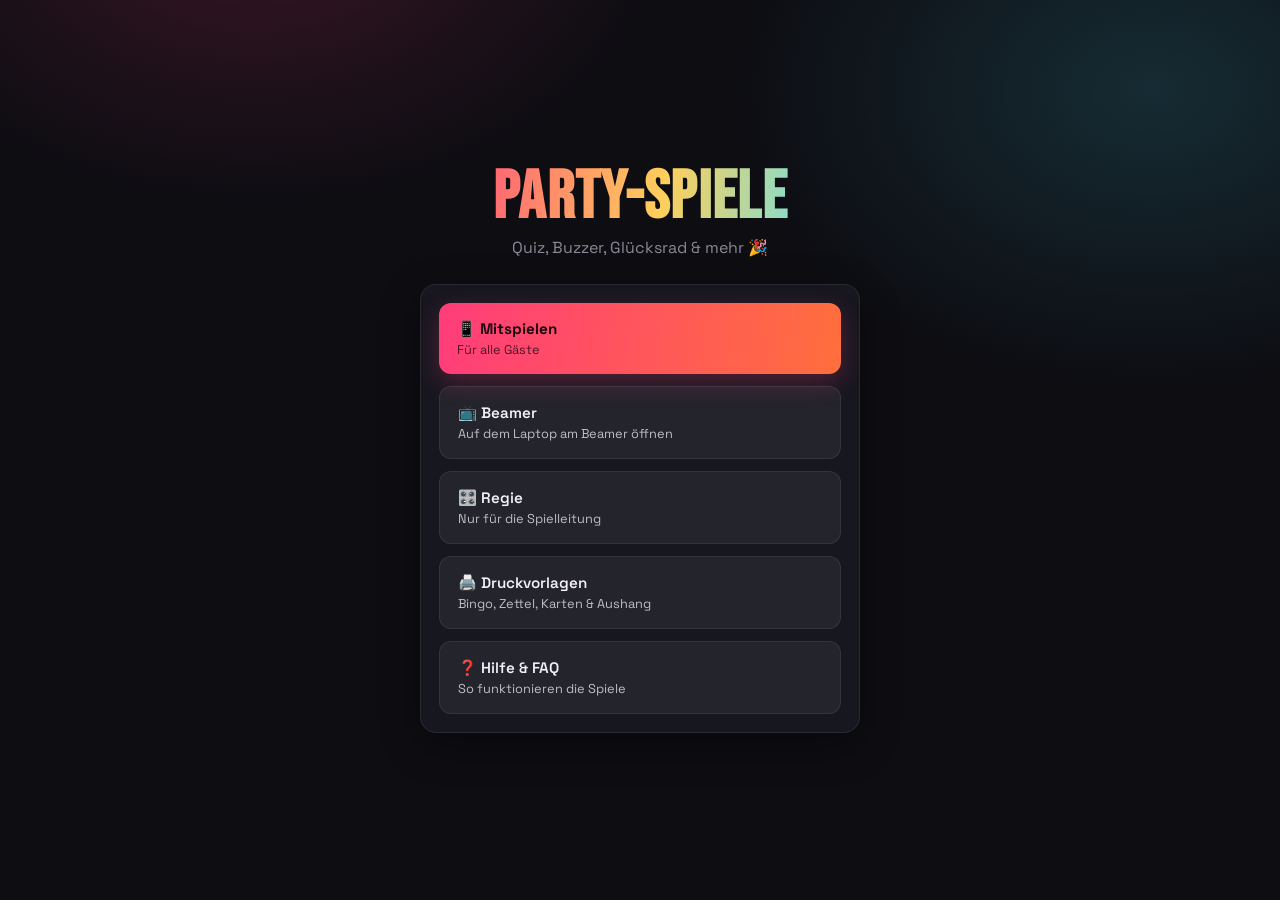
<file: index.html>
<!DOCTYPE html>
<html lang="de">
<head>
<meta charset="UTF-8">
<meta name="viewport" content="width=device-width, initial-scale=1.0">
<title>Party-Spiele 🎲</title>
<link rel="preconnect" href="https://fonts.googleapis.com">
<link href="https://fonts.googleapis.com/css2?family=Bebas+Neue&family=Space+Grotesk:wght@400;500;600;700&display=swap" rel="stylesheet">
<link rel="stylesheet" href="spiele.css">
<style>
  body{ display:flex; align-items:center; justify-content:center; padding:24px 16px; }
  .box{ width:100%; max-width:440px; }
  h1{ font-size:clamp(3rem, 12vw, 4.2rem); text-align:center; margin:0 0 6px; }
  p.sub{ text-align:center; color:var(--muted); margin:0 0 26px; }
  .links{ display:flex; flex-direction:column; gap:12px; }
  .links a{ display:block; text-align:left; padding:16px 18px; }
  .links a small{ display:block; font-weight:400; opacity:0.75; margin-top:3px; font-size:0.8rem; }
</style>
</head>
<body>
<div class="box">
  <h1 class="display gradient-text">Party-Spiele</h1>
  <p class="sub">Quiz, Buzzer, Glücksrad &amp; mehr 🎉</p>
  <div class="card links">
    <a class="btn primary" href="mitspielen.html">📱 Mitspielen<small>Für alle Gäste</small></a>
    <a class="btn" href="beamer.html">📺 Beamer<small>Auf dem Laptop am Beamer öffnen</small></a>
    <a class="btn" href="regie.html">🎛️ Regie<small>Nur für die Spielleitung</small></a>
    <a class="btn" href="drucken.html">🖨️ Druckvorlagen<small>Bingo, Zettel, Karten &amp; Aushang</small></a>
    <a class="btn" href="../hilfe.html#spiele">❓ Hilfe &amp; FAQ<small>So funktionieren die Spiele</small></a>
  </div>
</div>
</body>
</html>
</file>
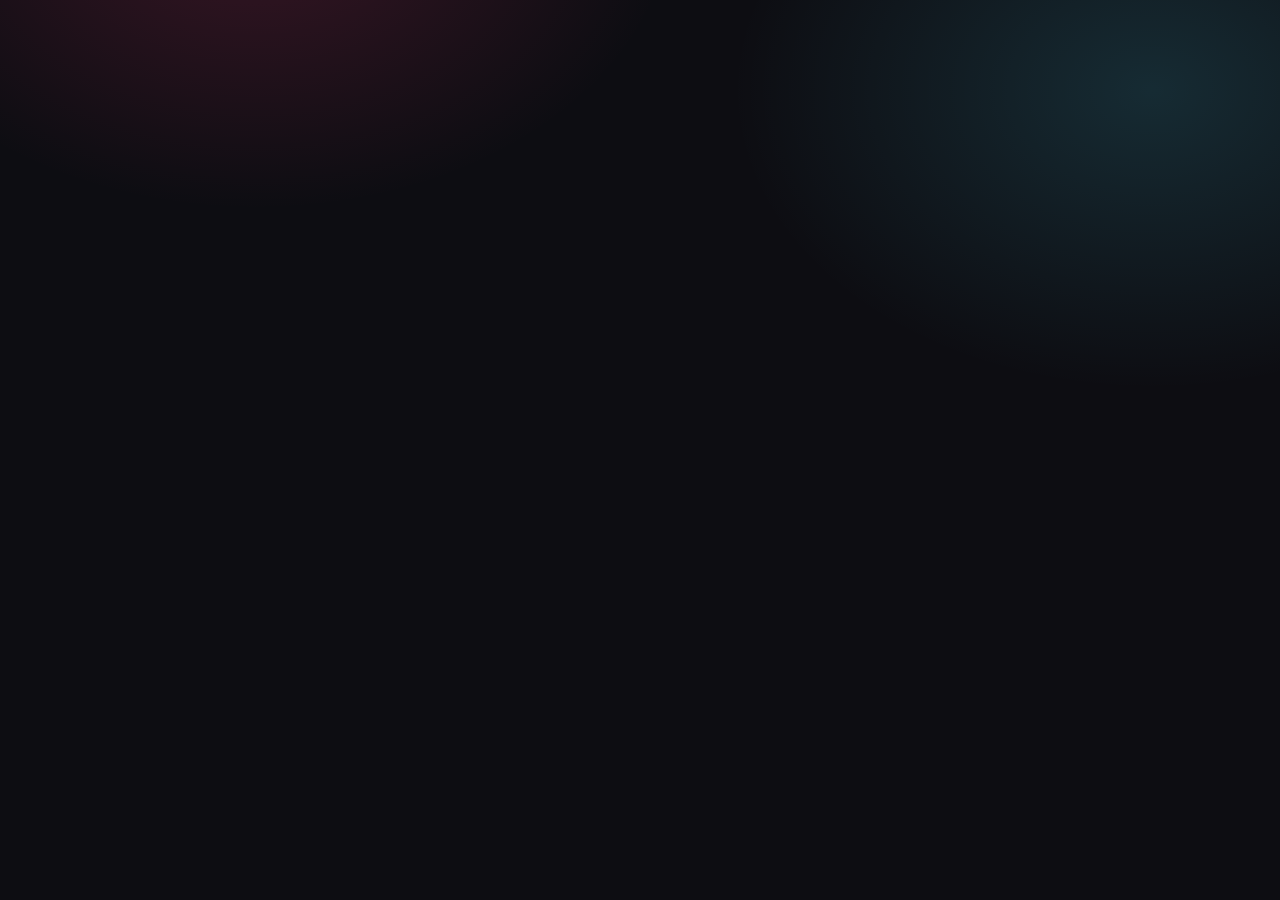
<file: mitspielen.html>
<!DOCTYPE html>
<html lang="de">
<head>
<meta charset="UTF-8">
<meta name="viewport" content="width=device-width, initial-scale=1.0, viewport-fit=cover">
<meta name="theme-color" content="#0d0d12">
<title>Mitspielen 🎉</title>
<link rel="preconnect" href="https://fonts.googleapis.com">
<link href="https://fonts.googleapis.com/css2?family=Bebas+Neue&family=Space+Grotesk:wght@400;500;600;700&display=swap" rel="stylesheet">
<link rel="stylesheet" href="spiele.css">
<style>
  body{ -webkit-tap-highlight-color:transparent; }
  .wrap{ max-width:480px; margin:0 auto; padding:max(18px, env(safe-area-inset-top)) 16px calc(96px + env(safe-area-inset-bottom)); min-height:100vh; display:flex; flex-direction:column; }
  .bar{ display:flex; justify-content:space-between; align-items:center; font-size:0.85rem; color:var(--muted); margin-bottom:14px; gap:10px; }
  .bar b{ color:var(--text); }
  .bar button{ background:none; border:none; color:var(--neon2); text-decoration:underline; font:inherit; cursor:pointer; padding:0; }
  .pill{ background:rgba(255,207,92,0.12); color:var(--gold); border-radius:999px; padding:4px 10px; font-weight:700; white-space:nowrap; }
  h1{ font-size:clamp(2.6rem, 12vw, 3.8rem); margin:0 0 6px; text-align:center; }
  .sub{ text-align:center; color:var(--muted); margin:0 0 22px; }
  #view{ flex:1; display:flex; flex-direction:column; justify-content:center; }
  .big-emoji{ font-size:4rem; text-align:center; line-height:1; margin-bottom:12px; }
  .msg{ text-align:center; font-size:1.25rem; font-weight:600; line-height:1.35; }
  .msg small{ display:block; font-size:0.9rem; color:var(--muted); font-weight:400; margin-top:8px; }
  .q{ font-size:1.25rem; font-weight:700; line-height:1.3; margin-bottom:16px; }
  .qmeta{ font-size:0.78rem; color:var(--muted); letter-spacing:0.12em; text-transform:uppercase; margin-bottom:8px; display:flex; justify-content:space-between; }
  .answers{ display:grid; gap:10px; }
  .ans{
    display:flex; align-items:center; gap:12px; width:100%; text-align:left;
    padding:16px 14px; border-radius:14px; border:2px solid transparent; background:var(--panel);
    color:var(--text); font:600 1.05rem 'Space Grotesk', sans-serif; cursor:pointer; min-height:64px;
  }
  .ans:active{ transform:scale(0.98); }
  .ans .l{ flex:none; width:38px; height:38px; border-radius:10px; display:flex; align-items:center; justify-content:center; font:1.4rem 'Bebas Neue', sans-serif; color:#14070c; }
  .ans:nth-child(1) .l{ background:var(--a); } .ans:nth-child(2) .l{ background:var(--b); }
  .ans:nth-child(3) .l{ background:var(--c); } .ans:nth-child(4) .l{ background:var(--d); }
  .ans.chosen{ border-color:var(--neon2); background:rgba(77,227,255,0.1); }
  .ans.right{ border-color:var(--green); background:rgba(62,224,143,0.12); }
  .answers.locked .ans:not(.chosen){ opacity:0.4; }
  .buzz{
    width:min(72vw, 300px); aspect-ratio:1; border-radius:50%; margin:10px auto; display:block;
    border:none; cursor:pointer; color:#fff; font:2.6rem 'Bebas Neue', sans-serif; letter-spacing:0.05em;
    background:radial-gradient(circle at 35% 30%, #ff7aa3, var(--neon) 60%, #a3123e);
    box-shadow:0 14px 0 #7d0f30, 0 24px 50px rgba(255,61,122,0.35);
    transition:transform .08s, box-shadow .08s;
  }
  .buzz:active{ transform:translateY(10px); box-shadow:0 4px 0 #7d0f30, 0 10px 30px rgba(255,61,122,0.3); }
  .buzz:disabled{ filter:grayscale(1) brightness(0.6); }
  .secret{ background:linear-gradient(135deg, rgba(255,61,122,0.18), rgba(255,207,92,0.14)); border:1px solid rgba(255,207,92,0.4); border-radius:18px; padding:22px 18px; text-align:center; }
  .secret .term{ font:clamp(2.2rem, 11vw, 3.4rem) 'Bebas Neue', sans-serif; line-height:1; margin:10px 0; }
  .countdown{ font:3.4rem 'Bebas Neue', sans-serif; text-align:center; margin-top:14px; }
  .result{ text-align:center; border-radius:18px; padding:22px 16px; background:var(--panel); }
  .result.good{ background:rgba(62,224,143,0.12); border:1px solid rgba(62,224,143,0.4); }
  .result .pts{ font:3rem 'Bebas Neue', sans-serif; color:var(--green); }
  .vbar{ position:relative; background:var(--panel); border-radius:10px; overflow:hidden; padding:10px 12px; margin-top:8px; font-weight:600; display:flex; }
  .vbar i{ position:absolute; inset:0 auto 0 0; background:rgba(255,61,122,0.35); }
  .vbar span{ position:relative; } .vbar .n{ margin-left:auto; color:var(--gold); }
  .vbar.win i{ background:rgba(62,224,143,0.4); }
  .greet-btn{
    position:fixed; left:50%; bottom:max(16px, env(safe-area-inset-bottom)); transform:translateX(-50%);
    width:min(448px, calc(100% - 32px)); z-index:10;
  }
  .overlay{ position:fixed; inset:0; z-index:20; background:rgba(13,13,18,0.86); backdrop-filter:blur(8px); display:flex; align-items:flex-end; justify-content:center; padding:16px; }
  .sheet{ width:100%; max-width:480px; background:var(--panel); border:1px solid var(--line); border-radius:20px; padding:20px 18px; max-height:100%; overflow:auto; }
  .sheet h2{ font:2rem 'Bebas Neue', sans-serif; margin:0 0 6px; }
  .preview{ margin-top:10px; border-radius:12px; overflow:hidden; max-height:240px; display:flex; justify-content:center; background:rgba(255,255,255,0.03); }
  .preview img{ max-width:100%; max-height:240px; object-fit:contain; }
  .file-btn{ position:relative; overflow:hidden; }
  .file-btn input{ position:absolute; inset:0; opacity:0; cursor:pointer; }
  .status{ text-align:center; font-size:0.88rem; min-height:1.2em; margin-top:10px; }
  .status.err{ color:var(--neon); } .status.ok{ color:var(--green); }
</style>
</head>
<body>
<div class="wrap">

  <div id="joinScreen" class="hidden" style="flex:1; display:flex; flex-direction:column; justify-content:center;">
    <h1 class="display gradient-text" id="joinTitle">Mitspielen</h1>
    <p class="sub">Trag deinen Namen ein, dann bist du dabei.</p>
    <div class="card">
      <label class="lbl" for="nameInput" style="margin-top:0;">Dein Name</label>
      <input type="text" id="nameInput" maxlength="30" autocomplete="off" placeholder="z. B. Mia">
      <button class="btn primary block" id="joinBtn" style="margin-top:16px; padding:15px;">Los geht's 🎉</button>
      <div class="status err" id="joinErr"></div>
    </div>
  </div>

  <div id="gameScreen" class="hidden" style="flex:1; display:flex; flex-direction:column;">
    <div class="bar">
      <span>👋 <b id="meName"></b> · <button id="renameBtn">ändern</button></span>
      <span class="pill" id="meScore">0 Punkte</span>
    </div>
    <div id="view"></div>
  </div>

</div>

<button class="btn primary greet-btn hidden" id="greetOpen">💌 Gruß an die Wand schicken</button>

<div class="overlay hidden" id="greetOverlay">
  <div class="sheet">
    <h2 class="gradient-text">Gruß an <span id="greetTo">Peti</span></h2>
    <p class="muted" style="margin:0 0 10px; font-size:0.9rem;">Erscheint nach kurzer Freigabe auf dem Beamer.</p>
    <textarea id="greetText" maxlength="200" placeholder="Alles Liebe zum 60.! …" style="min-height:100px;"></textarea>
    <div class="row" style="margin-top:10px;">
      <label class="btn file-btn grow">📷 Foto hinzufügen<input type="file" id="greetPhoto" accept="image/*"></label>
      <button class="btn" id="greetPhotoClear" style="display:none;">✕</button>
    </div>
    <div class="preview hidden" id="greetPreview"></div>
    <div class="row" style="margin-top:14px;">
      <button class="btn grow" id="greetCancel">Abbrechen</button>
      <button class="btn primary grow" id="greetSend">Senden 💌</button>
    </div>
    <div class="status" id="greetStatus"></div>
  </div>
</div>

<script src="https://cdn.ably.com/lib/ably.min-1.js"></script>
<script src="spiele-core.js"></script>
<script>
(function(){
  const Core = window.SpieleCore;
  const $ = (id) => document.getElementById(id);
  const esc = Core.esc;
  let me = Core.player();
  let S = null, receivedAt = 0, conn = null, shownKey = null;
  const myAnswers = Core.store.get('spiele_my_answers', {}); // qid -> value
  const myVotes = {};
  let joinedAt = 0;

  function vibrate(ms){
    try{
      const ua = navigator.userActivation;
      if(navigator.vibrate && (!ua || ua.hasBeenActive)) navigator.vibrate(ms);
    }catch(e){}
  }
  function fmtTime(ms){ const s = Math.ceil(Math.max(0, ms) / 1000); return Math.floor(s / 60) + ':' + String(s % 60).padStart(2, '0'); }
  function fmt(n){ return Core.fmtNum(n); }
  function partyName(){ return (S && S.party && S.party.name) || 'Peti'; }
  function myEntry(){ return S && S.players.find(p => p.id === me.pid); }

  // ---------- Anmelden ----------
  function showJoin(){
    $('joinScreen').classList.remove('hidden');
    $('gameScreen').classList.add('hidden');
    $('greetOpen').classList.add('hidden');
    $('nameInput').value = me.name || '';
    $('nameInput').focus();
  }
  function showGame(){
    $('joinScreen').classList.add('hidden');
    $('gameScreen').classList.remove('hidden');
    $('greetOpen').classList.remove('hidden');
    $('meName').textContent = me.name;
    render();
  }
  function join(){
    const n = $('nameInput').value.trim().slice(0, 30);
    if(!n){ $('joinErr').textContent = 'Bitte gib deinen Namen ein.'; return; }
    me.name = n;
    Core.savePlayer(me);
    sendJoin();
    showGame();
    if(location.hash === '#gruss') openGreet();
  }
  function sendJoin(){
    if(!conn || !me.name) return;
    joinedAt = Date.now();
    conn.input('join', { pid: me.pid, name: me.name });
  }
  $('joinBtn').addEventListener('click', join);
  $('nameInput').addEventListener('keydown', (e) => { if(e.key === 'Enter') join(); });
  $('renameBtn').addEventListener('click', showJoin);

  // ---------- Darstellung ----------
  function setView(html){ $('view').innerHTML = html; }
  function waitMsg(emoji, text, small){
    return `<div class="big-emoji">${emoji}</div><div class="msg">${text}${small ? '<small>' + small + '</small>' : ''}</div>`;
  }

  function render(){
    if($('gameScreen').classList.contains('hidden')) return;
    const mine = myEntry();
    $('meScore').textContent = (mine ? mine.score : 0) + ' Punkte';
    $('greetTo').textContent = partyName();
    if(!S){ setView(waitMsg('📡', 'Verbinde …')); return; }
    // Von der Regie entfernt oder Spiel zurückgesetzt? Neu anmelden.
    if(!mine && me.name && Date.now() - joinedAt > 4000) sendJoin();
    const fn = VIEWS[S.view] || VIEWS.lobby;
    fn();
  }

  const VIEWS = {
    lobby(){
      const key = 'lobby';
      if(shownKey === key) return;
      shownKey = key;
      setView(waitMsg('🎉', 'Du bist dabei!', 'Gleich geht\'s los. Schau auf den Beamer.'));
    },

    quiz(){
      const z = S.quiz;
      if(!z){ VIEWS.lobby(); return; }
      const excluded = z.excludeName && Core.nameKey(z.excludeName) === Core.nameKey(me.name);
      const answered = myAnswers[z.qid] != null || (z.answeredIds || []).includes(me.pid);
      const key = 'quiz|' + z.qid + '|' + z.phase + '|' + answered;
      if(shownKey !== key){
        shownKey = key;
        const meta = `<div class="qmeta"><span>${esc(z.title)}</span><span id="qleft"></span></div>`;
        if(z.phase === 'ask'){
          if(excluded){
            setView(meta + waitMsg('🤫', 'Psst, das ist dein Wunsch!', 'Bei dieser Frage setzt du aus.'));
          }else if(z.type === 'mc'){
            const chosen = myAnswers[z.qid];
            setView(meta + `<div class="q">${esc(z.text)}</div>${z.img ? '<div class="muted" style="margin:-8px 0 12px;">📺 Schau dir das Foto auf dem Beamer an.</div>' : ''}
              <div class="answers${answered ? ' locked' : ''}">${z.options.map((o, i) => `<button class="ans${chosen === i ? ' chosen' : ''}" data-i="${i}"><span class="l">${'ABCD'[i]}</span><span>${esc(o)}</span></button>`).join('')}</div>
              ${answered ? '<div class="status ok">Antwort gespeichert ✓</div>' : ''}`);
            if(!answered){
              $('view').querySelectorAll('.ans').forEach(b => b.addEventListener('click', () => answer(z.qid, parseInt(b.dataset.i, 10))));
            }
          }else{
            setView(meta + `<div class="q">${esc(z.text)}</div>${z.img ? '<div class="muted" style="margin:-8px 0 12px;">📺 Schau dir das Foto auf dem Beamer an.</div>' : ''}
              ${answered
                ? `<div class="result"><div class="muted">Dein Tipp</div><div class="pts" style="color:var(--neon2)">${fmt(myAnswers[z.qid])}</div><div class="muted">gespeichert ✓</div></div>`
                : `<input type="text" inputmode="decimal" id="estInput" placeholder="Deine Zahl" style="font-size:1.6rem; text-align:center;" autocomplete="off">
                   <button class="btn primary block" id="estSend" style="margin-top:12px; padding:15px;">Tipp abgeben</button>
                   <div class="status err" id="estErr"></div>`}`);
            if(!answered){
              const send = () => {
                const v = parseFloat($('estInput').value.replace(/\s/g, '').replace(/\.(?=\d{3}(\D|$))/g, '').replace(',', '.'));
                if(!isFinite(v)){ $('estErr').textContent = 'Bitte eine Zahl eingeben.'; return; }
                answer(z.qid, v);
              };
              $('estSend').addEventListener('click', send);
              $('estInput').addEventListener('keydown', (e) => { if(e.key === 'Enter') send(); });
            }
          }
        }else{
          const pts = (z.points || {})[me.pid] || 0;
          const mineV = z.mine ? z.mine[me.pid] : undefined;
          let h = meta + `<div class="q">${esc(z.text)}</div>`;
          if(excluded){
            h += waitMsg('🎶', 'Dein Wunsch wurde erraten?', 'Schau auf den Beamer!');
          }else if(z.type === 'mc'){
            h += `<div class="result${pts ? ' good' : ''}">${pts
              ? `<div class="big-emoji">🎉</div><div class="msg">Richtig!</div><div class="pts">+${pts}</div>`
              : `<div class="big-emoji">${mineV == null ? '⏰' : '😅'}</div><div class="msg">${mineV == null ? 'Keine Antwort abgegeben' : 'Leider daneben'}</div>
                 <div class="muted" style="margin-top:8px;">Richtig war: <b style="color:var(--text)">${esc(z.options[z.correct])}</b></div>`}</div>`;
          }else{
            h += `<div class="result${pts ? ' good' : ''}"><div class="muted">Lösung</div><div class="pts" style="color:var(--gold)">${z.answer == null ? '?' : fmt(z.answer)}</div>
              <div class="muted">${mineV == null ? 'Du hast nicht getippt.' : 'Dein Tipp: <b style="color:var(--text)">' + fmt(mineV) + '</b>'}</div>
              ${pts ? `<div class="pts">+${pts}</div>` : ''}</div>`;
          }
          setView(h);
          if(pts) vibrate([60, 60, 120]);
        }
      }
      updateQuizTimer();
    },

    buzzer(){
      const b = S.buzzer;
      if(!b){ VIEWS.lobby(); return; }
      const pos = b.queue.findIndex(q => q.pid === me.pid);
      const locked = (b.locked || []).includes(me.pid);
      const key = 'buzz|' + b.rid + '|' + b.open + '|' + pos + '|' + locked + '|' + (b.winner ? b.winner.pid : '') + '|' + (b.reveal ? b.reveal.title : '');
      if(shownKey === key) return;
      shownKey = key;
      let h = '<div class="qmeta"><span>🔔 Song-Buzzer</span><span></span></div>';
      if(b.reveal){
        h += `<div class="result">${b.reveal.cover ? `<img src="${esc(b.reveal.cover)}" alt="" style="width:60%; border-radius:12px; margin-bottom:12px;">` : ''}
          <div class="muted">Die Lösung</div><div class="msg" style="margin-top:6px;">${esc(b.reveal.title)}</div><div class="muted">${esc(b.reveal.artists || '')}</div></div>`;
      }else if(b.winner){
        h += b.winner.pid === me.pid
          ? `<div class="result good"><div class="big-emoji">🏆</div><div class="msg">Richtig!</div><div class="pts">+${b.winner.points}</div></div>`
          : waitMsg('🎉', esc(b.winner.name) + ' lag richtig!');
        if(b.winner.pid === me.pid) vibrate([60, 60, 120]);
      }else if(pos === 0){
        h += waitMsg('🎤', 'Du bist dran!', 'Sag laut, welcher Song das ist.');
        vibrate(300);
      }else if(pos > 0){
        h += waitMsg('⏳', 'Du bist Nummer ' + (pos + 1), 'Falls die anderen danebenliegen, kommst du dran.');
      }else if(locked){
        h += waitMsg('🙈', 'Leider falsch', 'Diese Runde bist du raus.');
      }else if(b.open){
        h += `<button class="buzz" id="buzzBtn">Buzz!</button><div class="msg"><small>Erkannt? Dann schnell drücken!</small></div>`;
      }else{
        h += waitMsg('🎵', 'Gleich kommt der nächste Song', 'Halte dich bereit!');
      }
      setView(h);
      const bb = $('buzzBtn');
      if(bb) bb.addEventListener('click', () => {
        bb.disabled = true; vibrate(80);
        conn.input('buzz', { pid: me.pid, rid: b.rid });
      });
    },

    vote(){
      const v = S.vote;
      if(!v){ VIEWS.lobby(); return; }
      const chosen = myVotes[v.vid];
      const key = 'vote|' + v.vid + '|' + v.reveal + '|' + chosen;
      if(shownKey !== key){
        shownKey = key;
        if(!v.reveal){
          setView(`<div class="qmeta"><span>🗳️ Abstimmung</span><span></span></div><div class="q">${esc(v.question)}</div>
            <div class="answers">${v.options.map((o, i) => `<button class="ans${chosen === i ? ' chosen' : ''}" data-i="${i}"><span>${esc(o)}</span></button>`).join('')}</div>
            <div class="status ok">${chosen != null ? 'Stimme gezählt ✓ – du kannst noch umentscheiden.' : ''}</div>`);
          $('view').querySelectorAll('.ans').forEach(b => b.addEventListener('click', () => {
            const i = parseInt(b.dataset.i, 10);
            myVotes[v.vid] = i; vibrate(40);
            conn.input('vote', { pid: me.pid, vid: v.vid, option: i });
            shownKey = null; render();
          }));
        }else{
          const max = Math.max(0, ...v.counts);
          setView(`<div class="qmeta"><span>🗳️ Ergebnis</span><span>${v.total} Stimmen</span></div><div class="q">${esc(v.question)}</div>`
            + v.options.map((o, i) => `<div class="vbar${v.counts[i] === max && max > 0 ? ' win' : ''}"><i style="width:${v.total ? v.counts[i] / v.total * 100 : 0}%"></i><span>${esc(o)}${chosen === i ? ' ✓' : ''}</span><span class="n">${v.counts[i]}</span></div>`).join(''));
        }
      }
    },

    wall(){
      const key = 'wall';
      if(shownKey === key) return;
      shownKey = key;
      setView(waitMsg('💌', 'Schick einen Gruß an ' + esc(partyName()) + '!', 'Mit Foto, wenn du magst. Er erscheint auf dem Beamer.')
        + '<button class="btn primary block" id="wallGreet" style="margin-top:20px; padding:15px;">💌 Gruß schreiben</button>');
      $('wallGreet').addEventListener('click', openGreet);
    },

    wheel(){
      const w = S.wheel;
      const key = 'wheel|' + (w && w.spin ? w.spin.id : '');
      if(shownKey === key) return;
      shownKey = key;
      setView(waitMsg('🎡', 'Das Glücksrad', 'Schau auf den Beamer, wen es trifft!'));
    },

    timer(){
      const t = S.timer;
      if(!t){ VIEWS.lobby(); return; }
      const isMe = t.performer && t.performer.pid === me.pid;
      const key = 'timer|' + t.tid + '|' + isMe;
      if(shownKey !== key){
        shownKey = key;
        if(isMe && t.secret){
          setView(`<div class="secret"><div class="muted">🤫 Nur du siehst das!</div><div class="term gradient-text">${esc(t.secret)}</div>
            <div>${t.kind === 'pantomime' ? 'Stell es dar – ohne Worte!' : 'Zeichne es – ohne Worte und Buchstaben!'}</div></div>
            <div class="countdown" id="tnum"></div>`);
          vibrate([100, 50, 100]);
        }else{
          setView(`<div class="qmeta"><span>${t.kind === 'challenge' ? '⏱️ Challenge' : t.kind === 'pantomime' ? '🎭 Pantomime' : t.kind === 'drawing' ? '✏️ Montagsmaler' : '⏲️ Timer'}</span><span></span></div>
            <div class="msg">${esc(t.title)}${t.desc ? '<small>' + esc(t.desc) + '</small>' : ''}</div>
            ${t.performer ? `<div class="msg" style="margin-top:14px;"><small>Dran ist <b style="color:var(--gold)">${esc(t.performer.name)}</b>${t.secret ? ' – rate mit!' : ''}</small></div>` : ''}
            <div class="countdown" id="tnum"></div>`);
        }
      }
      updateTimer();
    },

    slide(){
      const s = S.slide;
      if(!s){ VIEWS.lobby(); return; }
      const key = 'slide|' + JSON.stringify(s);
      if(shownKey === key) return;
      shownKey = key;
      setView(waitMsg(esc(s.emoji || '📣'), esc(s.title), s.text ? esc(s.text) : ''));
    },

    scores(){
      const idx = S.players.findIndex(p => p.id === me.pid);
      const key = 'scores|' + JSON.stringify(S.players.slice(0, 3)) + '|' + idx + '|' + (idx >= 0 ? S.players[idx].score : '');
      if(shownKey === key) return;
      shownKey = key;
      const p = S.players[idx];
      setView(`<div class="result${idx === 0 ? ' good' : ''}"><div class="big-emoji">${idx === 0 ? '🥇' : idx === 1 ? '🥈' : idx === 2 ? '🥉' : '🏆'}</div>
        <div class="msg">${idx >= 0 ? 'Platz ' + (idx + 1) + ' von ' + S.players.length : 'Rangliste'}</div>
        ${p ? `<div class="pts" style="color:var(--gold)">${p.score} Punkte</div>` : ''}</div>
        <div style="margin-top:16px;">${S.players.slice(0, 3).map((x, i) => `<div class="vbar"><span>${['🥇', '🥈', '🥉'][i]} ${esc(x.name)}</span><span class="n">${x.score}</span></div>`).join('')}</div>`);
    }
  };

  function answer(qid, value){
    myAnswers[qid] = value;
    const keys = Object.keys(myAnswers);
    if(keys.length > 60) delete myAnswers[keys[0]];
    Core.store.set('spiele_my_answers', myAnswers);
    vibrate(40);
    conn.input('answer', { pid: me.pid, qid, value });
    shownKey = null;
    render();
  }

  function updateQuizTimer(){
    const el = $('qleft');
    if(!el || !S.quiz || S.quiz.phase !== 'ask' || S.quiz.left == null){ if(el) el.textContent = ''; return; }
    el.textContent = '⏱️ ' + Math.ceil(Math.max(0, receivedAt + S.quiz.left - Date.now()) / 1000) + ' s';
  }
  function updateTimer(){
    const el = $('tnum');
    if(!el || !S.timer) return;
    const t = S.timer;
    const left = t.running ? Math.max(0, receivedAt + t.left - Date.now()) : t.left;
    el.textContent = left <= 0 ? '⏰ Zeit!' : fmtTime(left);
  }
  setInterval(() => {
    if(!S) return;
    if(S.view === 'quiz') updateQuizTimer();
    if(S.view === 'timer') updateTimer();
  }, 250);

  // ---------- Gruß ----------
  let greetImg = null;
  function openGreet(){
    $('greetOverlay').classList.remove('hidden');
    $('greetStatus').textContent = ''; $('greetStatus').className = 'status';
    setTimeout(() => $('greetText').focus(), 50);
  }
  function closeGreet(){ $('greetOverlay').classList.add('hidden'); }
  $('greetOpen').addEventListener('click', openGreet);
  $('greetCancel').addEventListener('click', closeGreet);
  $('greetPhoto').addEventListener('change', async (e) => {
    const f = e.target.files && e.target.files[0];
    if(!f) return;
    $('greetStatus').textContent = 'Foto wird vorbereitet …'; $('greetStatus').className = 'status';
    try{
      greetImg = await Core.compressImage(f, 1000, 0.72);
      $('greetPreview').innerHTML = '<img src="' + greetImg + '" alt="">';
      $('greetPreview').classList.remove('hidden');
      $('greetPhotoClear').style.display = '';
      $('greetStatus').textContent = '';
    }catch(err){
      greetImg = null;
      $('greetStatus').textContent = 'Das Foto konnte nicht gelesen werden.'; $('greetStatus').className = 'status err';
    }
    e.target.value = '';
  });
  $('greetPhotoClear').addEventListener('click', () => {
    greetImg = null;
    $('greetPreview').classList.add('hidden'); $('greetPreview').innerHTML = '';
    $('greetPhotoClear').style.display = 'none';
  });
  $('greetSend').addEventListener('click', async () => {
    const text = $('greetText').value.trim();
    if(!text && !greetImg){ $('greetStatus').textContent = 'Schreib etwas oder füge ein Foto hinzu.'; $('greetStatus').className = 'status err'; return; }
    if(!conn){ return; }
    $('greetSend').disabled = true;
    const id = Core.uid('g_');
    try{
      if(greetImg){
        $('greetStatus').textContent = 'Foto wird gesendet …'; $('greetStatus').className = 'status';
        await conn.sendFile(id, greetImg, (i, n) => { $('greetStatus').textContent = 'Foto wird gesendet … ' + Math.round(i / n * 100) + ' %'; });
      }
      conn.input('greet', { id, pid: me.pid, name: me.name, text, hasImg: !!greetImg });
      $('greetText').value = '';
      $('greetPhotoClear').click();
      $('greetStatus').textContent = 'Danke! Dein Gruß ist unterwegs 💌'; $('greetStatus').className = 'status ok';
      vibrate(60);
      setTimeout(closeGreet, 1400);
    }catch(err){
      $('greetStatus').textContent = 'Senden hat nicht geklappt, bitte nochmal versuchen.'; $('greetStatus').className = 'status err';
    }
    $('greetSend').disabled = false;
  });

  // ---------- Start ----------
  conn = Core.connect({
    receiveFiles: false,
    onState(state){
      S = state; receivedAt = Date.now();
      render();
    },
    onConnection(s){
      if(s === 'connected' && me.name) sendJoin();
    }
  });
  if(me.name){
    showGame();
    if(location.hash === '#gruss') openGreet();
  }else{
    showJoin();
  }
})();
</script>
</body>
</html>
</file>
<file: spiele.css>
:root{
  --void:#0d0d12;
  --panel:#17171f;
  --panel2:#1f1f2a;
  --neon:#ff3d7a;
  --neon2:#4de3ff;
  --gold:#ffcf5c;
  --green:#3ee08f;
  --text:#f2f0f4;
  --muted:#8b8896;
  --line: rgba(242,240,244,0.08);
  --a:#ff3d7a; --b:#4de3ff; --c:#ffcf5c; --d:#3ee08f;
}
*{ box-sizing:border-box; }
html, body{ margin:0; }
body{
  min-height:100vh;
  background:
    radial-gradient(ellipse 700px 500px at 20% -10%, rgba(255,61,122,0.18), transparent 60%),
    radial-gradient(ellipse 700px 500px at 90% 10%, rgba(77,227,255,0.14), transparent 60%),
    var(--void);
  background-attachment:fixed;
  color:var(--text);
  font-family:'Space Grotesk', system-ui, sans-serif;
}
.hidden{ display:none !important; }
.muted{ color:var(--muted); }
.gradient-text{
  background:linear-gradient(100deg, var(--neon), var(--gold) 55%, var(--neon2));
  -webkit-background-clip:text;
  background-clip:text;
  color:transparent;
}
.display{ font-family:'Bebas Neue', sans-serif; letter-spacing:0.02em; line-height:0.95; }

.card{
  background:var(--panel);
  border:1px solid var(--line);
  border-radius:16px;
  padding:18px;
  box-shadow:0 12px 40px rgba(0,0,0,0.3);
}
label.lbl{
  display:block;
  font-size:0.72rem;
  letter-spacing:0.1em;
  text-transform:uppercase;
  color:var(--muted);
  margin:14px 0 6px;
}
input[type=text], input[type=number], input[type=date], textarea, select{
  width:100%;
  padding:12px 13px;
  border-radius:10px;
  border:1px solid var(--line);
  background:rgba(255,255,255,0.04);
  color:var(--text);
  font-family:inherit;
  font-size:1rem;
}
select option{ background:var(--panel); }
textarea{ resize:vertical; min-height:120px; line-height:1.45; }
input:focus-visible, textarea:focus-visible, select:focus-visible, button:focus-visible{
  outline:2px solid var(--neon2);
  outline-offset:1px;
}
.btn{
  display:inline-flex;
  align-items:center;
  justify-content:center;
  gap:6px;
  padding:12px 16px;
  border-radius:12px;
  border:1px solid var(--line);
  background:rgba(255,255,255,0.06);
  color:var(--text);
  font-family:inherit;
  font-size:0.95rem;
  font-weight:600;
  cursor:pointer;
  text-decoration:none;
  transition:transform .12s ease, background .15s ease;
}
.btn:hover{ background:rgba(255,255,255,0.11); }
.btn:active{ transform:scale(0.97); }
.btn:disabled{ opacity:0.45; cursor:not-allowed; transform:none; }
.btn.primary{
  border:none;
  background:linear-gradient(100deg, var(--neon), #ff6f3d);
  color:#1a0510;
  font-weight:700;
  box-shadow:0 8px 24px rgba(255,61,122,0.25);
}
.btn.good{ border:none; background:var(--green); color:#04210f; font-weight:700; }
.btn.bad{ border:none; background:#ff5d5d; color:#2a0505; font-weight:700; }
.btn.small{ padding:7px 11px; font-size:0.82rem; border-radius:9px; }
.btn.block{ width:100%; }
.row{ display:flex; gap:8px; flex-wrap:wrap; align-items:center; }
.row > .grow{ flex:1; min-width:140px; }

.code-gate{
  position:fixed; inset:0; z-index:200;
  display:flex; align-items:center; justify-content:center;
  padding:24px;
  background:var(--void);
}
.code-card{ max-width:340px; width:100%; text-align:center; }
.code-card h1{ font-size:3rem; margin:0 0 6px; }
.code-digits{ display:flex; gap:12px; justify-content:center; margin-top:24px; }
.code-digits input{ width:52px; height:60px; text-align:center; font-size:1.6rem; padding:0; }
.code-error{ color:var(--neon); font-size:0.85rem; margin-top:18px; min-height:16px; }
</file>
